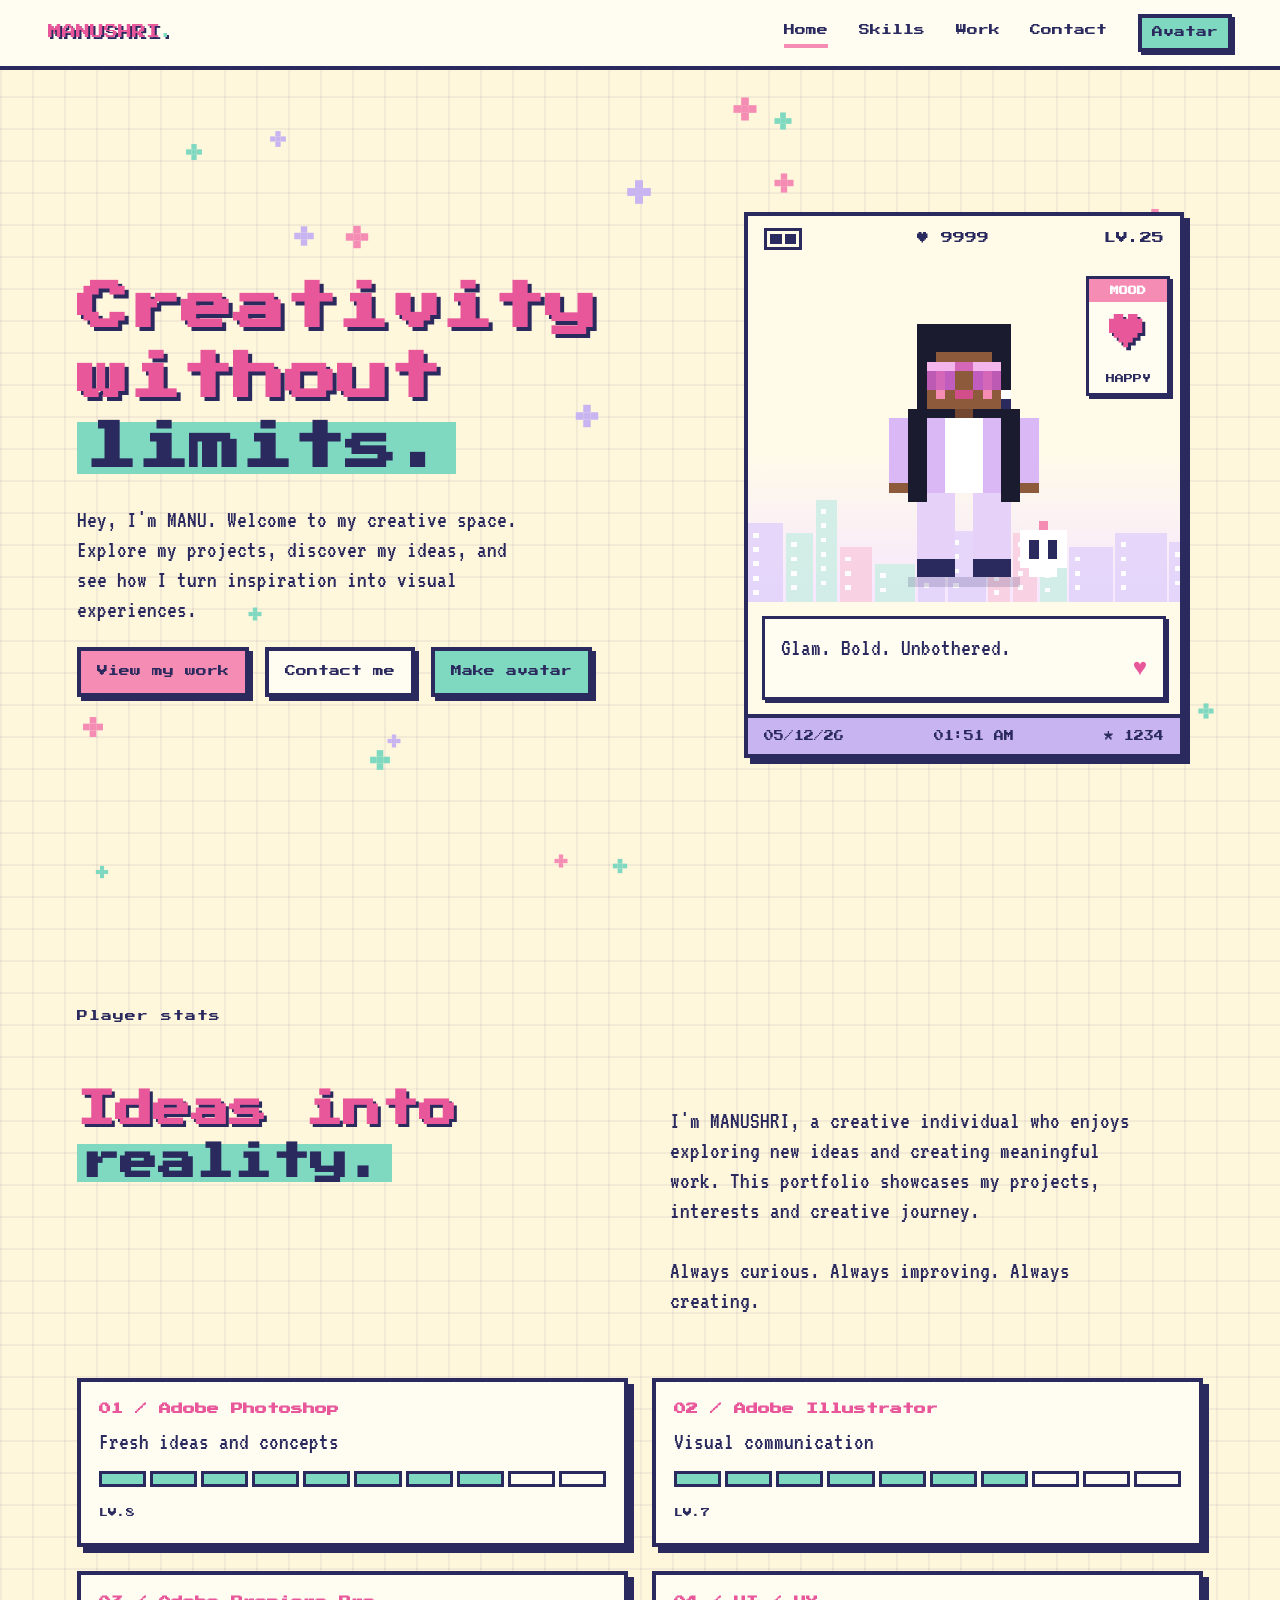
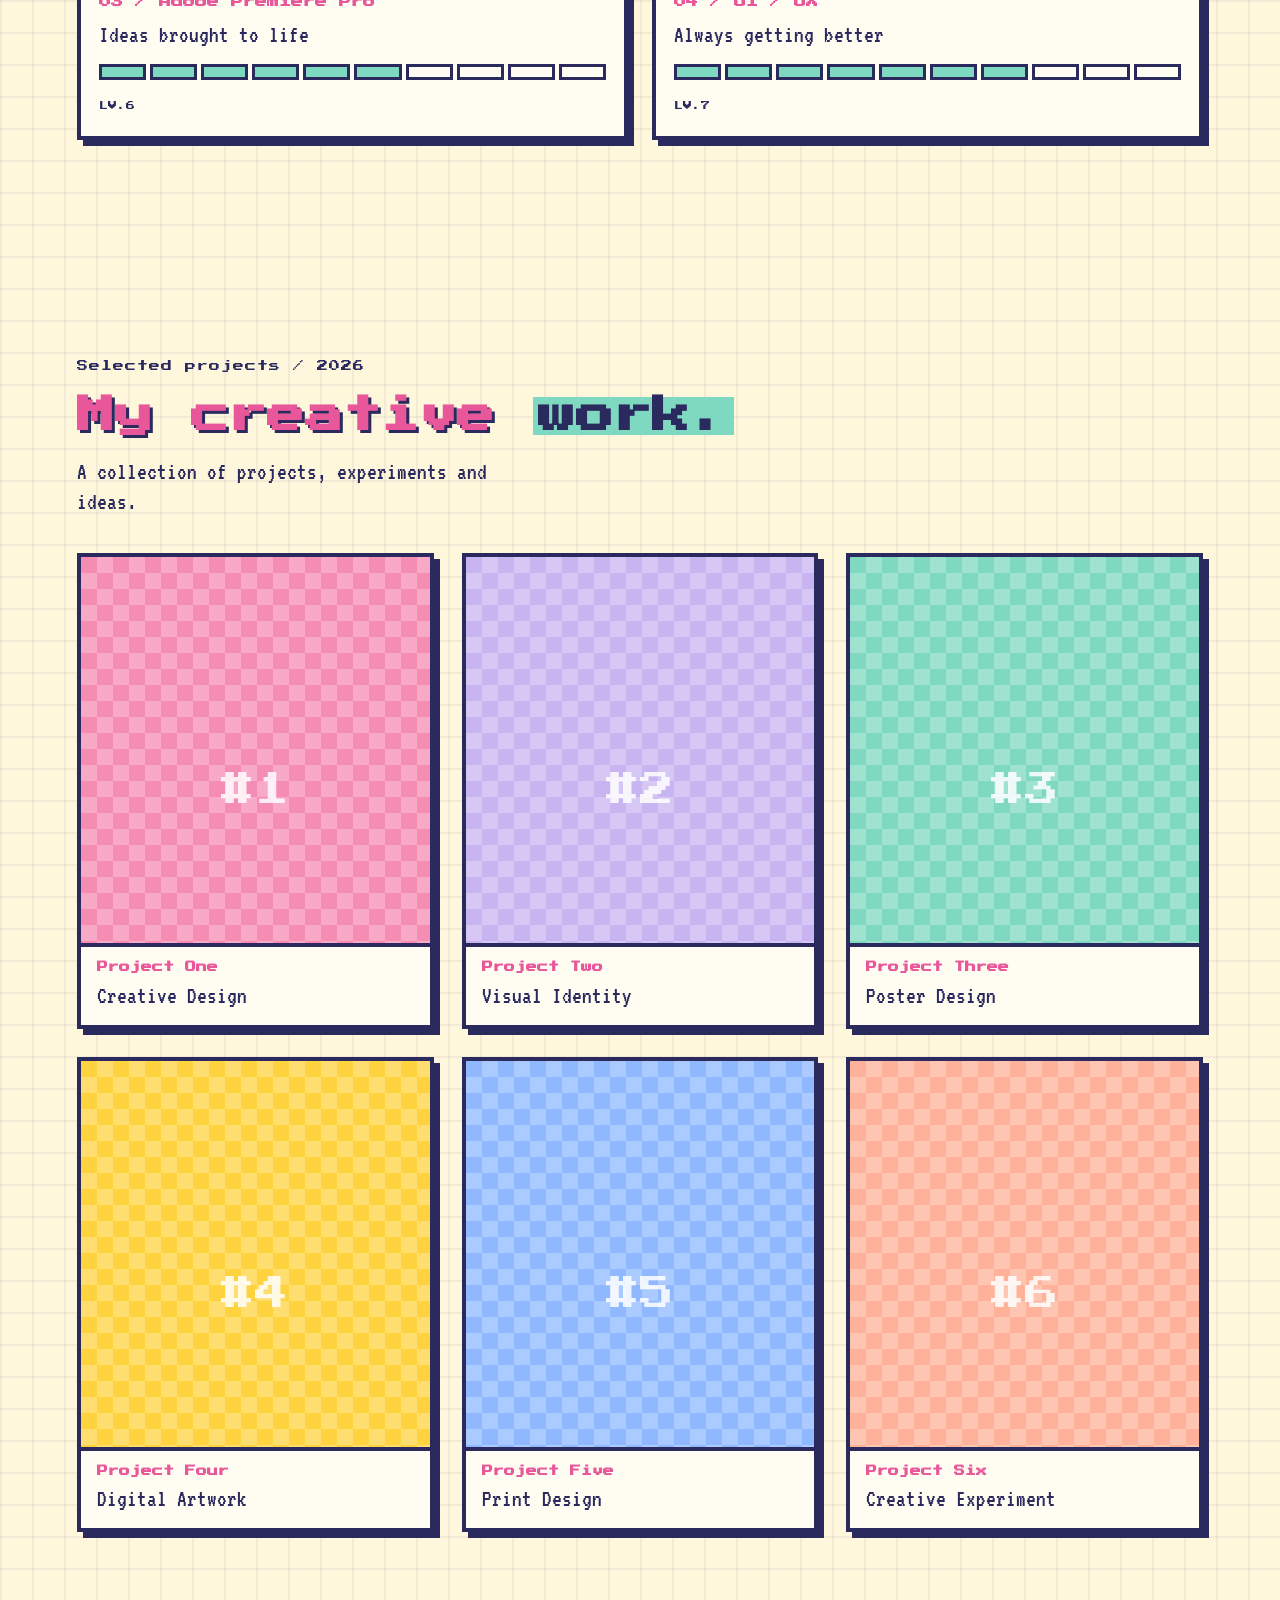
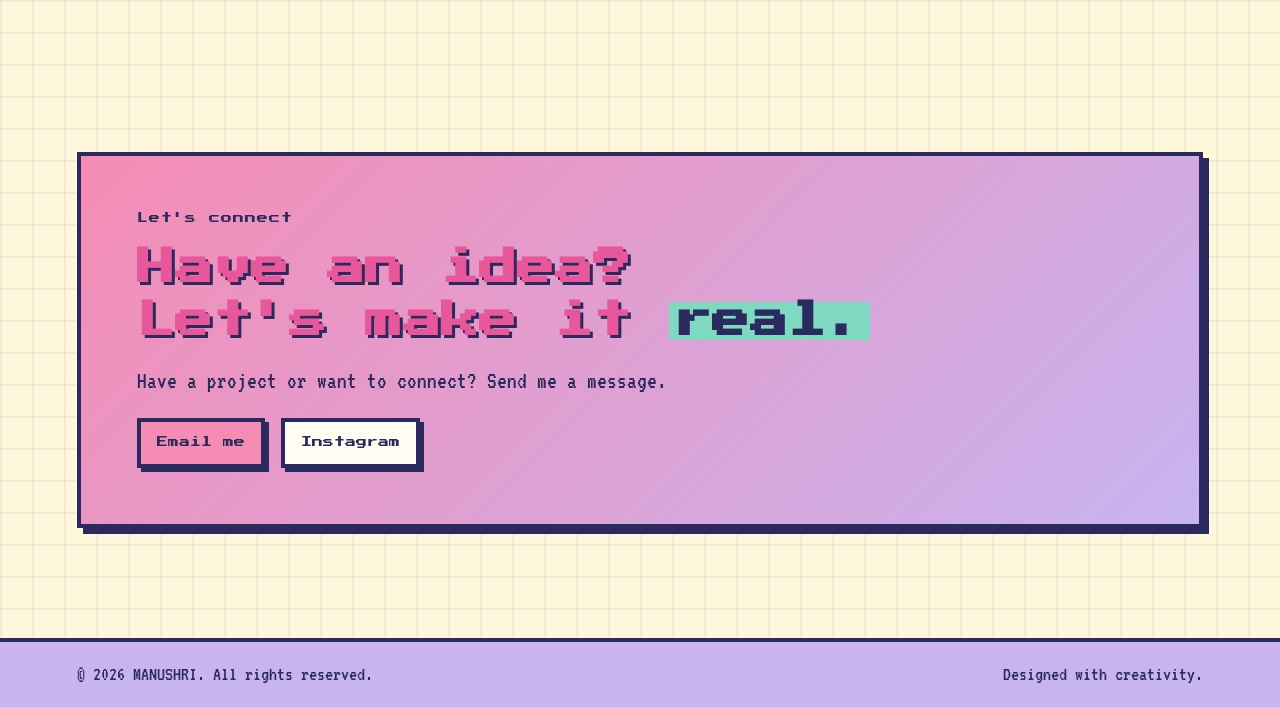
<file: index.html>
<!DOCTYPE html>
<html lang="en">
<head>
  <meta charset="UTF-8" />
  <meta name="viewport" content="width=device-width, initial-scale=1" />
  <title>MANUSHRI | Pixel Portfolio</title>
  <link rel="preconnect" href="https://fonts.googleapis.com" />
  <link rel="preconnect" href="https://fonts.gstatic.com" crossorigin />
  <link href="https://fonts.googleapis.com/css2?family=Press+Start+2P&family=VT323&display=swap" rel="stylesheet" />
  <link rel="stylesheet" href="css/style.css" />
</head>
<body>
  <div class="sparkles" id="sparkles" aria-hidden="true"></div>

  <header class="nav" id="nav">
    <a href="#home" class="logo">MANUSHRI<span>.</span></a>
    <button class="burger" id="burger" aria-label="Toggle menu" aria-expanded="false">
      <i></i><i></i><i></i>
    </button>
    <nav class="links" id="links">
      <a href="#home" class="active">Home</a>
      <a href="#skills">Skills</a>
      <a href="#work">Work</a>
      <a href="#contact">Contact</a>
      <a href="avatar.html" class="btn-mini">Avatar</a>
    </nav>
  </header>

  <main>
    <!-- HOME -->
    <section id="home" class="hero">
      <div class="hero-text">
        <h1 class="glitch-in">Creativity<br />without<br /><em>limits.</em></h1>
        <p class="lead">Hey, I'm MANU. Welcome to my creative space. Explore my projects, discover my ideas, and see how I turn inspiration into visual experiences.</p>
        <div class="row">
          <a href="#work" class="btn">View my work</a>
          <a href="#contact" class="btn ghost">Contact me</a>
          <a href="avatar.html" class="btn mint">Make avatar</a>
        </div>
      </div>

      <div class="screen px tilt" id="screen">
        <div class="status">
          <span class="battery"><b></b><b></b></span>
          <span>&hearts; 9999</span>
          <span>LV.25</span>
        </div>
        <div class="scene">
          <canvas id="skyline" width="160" height="60"></canvas>
          <canvas id="heroAvatar" aria-label="Your pixel avatar"></canvas>
          <div class="mood px-sm">
            <b>MOOD</b><span class="heart">&hearts;</span><em id="moodText">HAPPY</em>
          </div>
        </div>
        <div class="dialog px-sm"><p id="typed"></p><span class="blink">&hearts;</span></div>
        <div class="status foot">
          <span id="date">--/--/--</span><span id="clock">--:--</span><span>&#9733; 1234</span>
        </div>
      </div>
    </section>

    <!-- SKILLS -->
    <section id="skills" class="section">
      <div class="head">
        <p class="kicker">Player stats</p>
        <h2 class="title reveal">Ideas into<br /><em>reality.</em></h2>
        <p class="about reveal">I'm MANUSHRI, a creative individual who enjoys exploring new ideas and creating meaningful work. This portfolio showcases my projects, interests and creative journey.<br /><br />Always curious. Always improving. Always creating.</p>
      </div>
      <div class="skill-grid" id="skillGrid"></div>
    </section>

    <!-- WORK -->
    <section id="work" class="section">
      <p class="kicker">Selected projects / 2026</p>
      <h2 class="title reveal">My creative <em>work.</em></h2>
      <p class="sub reveal">A collection of projects, experiments and ideas.</p>
      <div class="work-grid" id="workGrid"></div>
    </section>

    <!-- CONTACT -->
    <section id="contact" class="section">
      <div class="contact px reveal">
        <p class="kicker">Let's connect</p>
        <h2 class="title">Have an idea?<br />Let's make it <em>real.</em></h2>
        <p>Have a project or want to connect? Send me a message.</p>
        <div class="row">
          <a class="btn" href="mailto:you@example.com">Email me</a>
          <a class="btn ghost" href="https://instagram.com/" target="_blank" rel="noopener">Instagram</a>
        </div>
      </div>
    </section>
  </main>

  <footer class="foot-bar">
    <span>&copy; 2026 MANUSHRI. All rights reserved.</span>
    <span>Designed with creativity.</span>
  </footer>

  <script src="js/avatar.js"></script>
  <script src="js/main.js"></script>
</body>
</html>
</file>
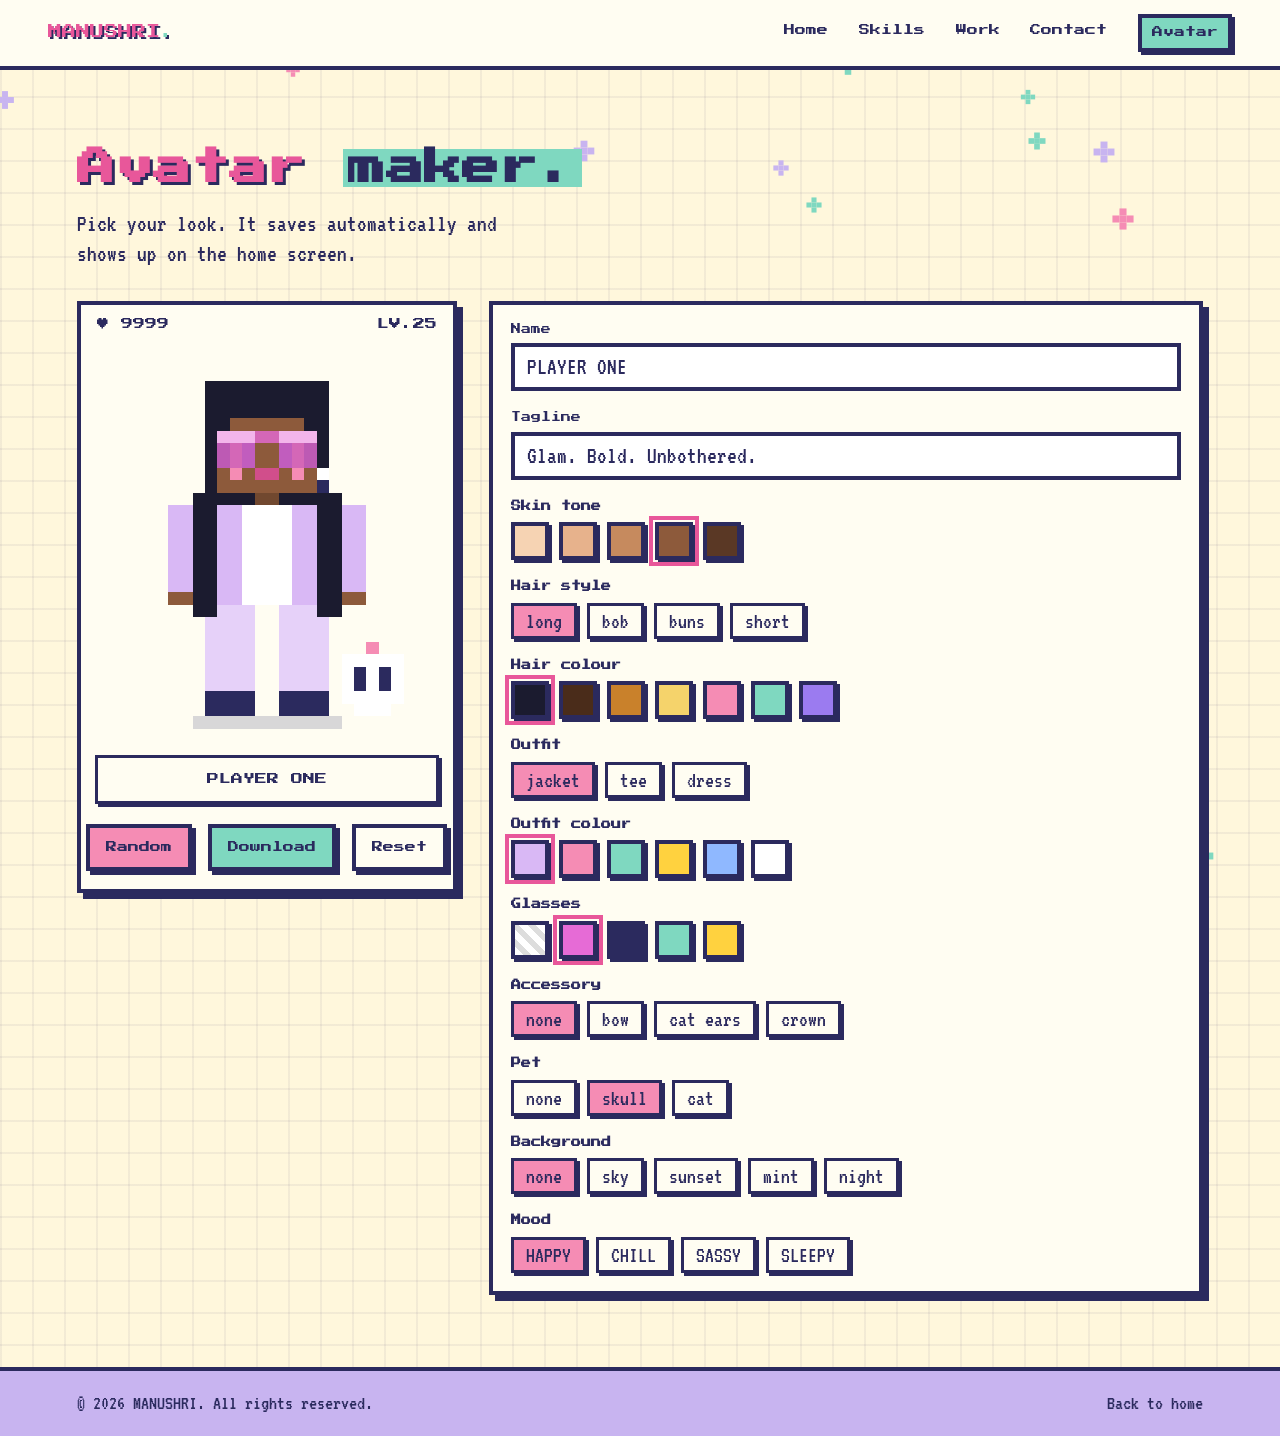
<file: avatar.html>
<!DOCTYPE html>
<html lang="en">
<head>
  <meta charset="UTF-8" />
  <meta name="viewport" content="width=device-width, initial-scale=1" />
  <title>Avatar Maker | MANUSHRI</title>
  <link rel="preconnect" href="https://fonts.googleapis.com" />
  <link rel="preconnect" href="https://fonts.gstatic.com" crossorigin />
  <link href="https://fonts.googleapis.com/css2?family=Press+Start+2P&family=VT323&display=swap" rel="stylesheet" />
  <link rel="stylesheet" href="css/style.css" />
</head>
<body>
  <div class="sparkles" id="sparkles" aria-hidden="true"></div>

  <header class="nav" id="nav">
    <a href="index.html" class="logo">MANUSHRI<span>.</span></a>
    <button class="burger" id="burger" aria-label="Toggle menu" aria-expanded="false">
      <i></i><i></i><i></i>
    </button>
    <nav class="links" id="links">
      <a href="index.html#home">Home</a>
      <a href="index.html#skills">Skills</a>
      <a href="index.html#work">Work</a>
      <a href="index.html#contact">Contact</a>
      <a href="avatar.html" class="btn-mini active">Avatar</a>
    </nav>
  </header>

  <main class="maker">
    <h1 class="title">Avatar <em>maker.</em></h1>
    <p class="sub">Pick your look. It saves automatically and shows up on the home screen.</p>

    <div class="maker-grid">
      <div class="preview px">
        <div class="status"><span>&hearts; 9999</span><span id="pvLv">LV.25</span></div>
        <canvas id="builderCanvas" aria-label="Avatar preview"></canvas>
        <div class="dialog px-sm"><p id="pvName">PLAYER ONE</p></div>
        <div class="row center">
          <button class="btn" id="btnRandom" type="button">Random</button>
          <button class="btn mint" id="btnDownload" type="button">Download</button>
          <button class="btn ghost" id="btnReset" type="button">Reset</button>
        </div>
      </div>

      <div class="controls px" id="controls">
        <label class="field">Name
          <input id="inName" maxlength="14" value="PLAYER ONE" />
        </label>
        <label class="field">Tagline
          <input id="inTag" maxlength="34" value="Glam. Bold. Unbothered." />
        </label>
        <!-- option groups are generated by js/avatar.js -->
      </div>
    </div>
  </main>

  <footer class="foot-bar">
    <span>&copy; 2026 MANUSHRI. All rights reserved.</span>
    <a href="index.html#home">Back to home</a>
  </footer>

  <script src="js/avatar.js"></script>
  <script src="js/main.js"></script>
</body>
</html>
</file>
<file: css/style.css>
/* ===== TOKENS ===== */
:root{
  --cream:#fff7dc; --paper:#fffdf2; --navy:#2b2a5e;
  --pink:#f58cb4; --hot:#e8579a; --mint:#7fd8c0; --lav:#c8b4f0; --sky:#bfe9ff; --gold:#ffd23f;
  --px:'Press Start 2P',monospace; --body:'VT323',monospace;
  --shadow:6px 6px 0 var(--navy);
}
*{box-sizing:border-box;margin:0;padding:0}
html{scroll-behavior:smooth;scroll-padding-top:90px}
body{
  font-family:var(--body);font-size:24px;line-height:1.25;color:var(--navy);
  background-color:var(--cream);
  background-image:linear-gradient(rgba(43,42,94,.06) 2px,transparent 2px),linear-gradient(90deg,rgba(43,42,94,.06) 2px,transparent 2px);
  background-size:32px 32px;
  overflow-x:hidden;
}
/* pixel paw cursor (only on mouse devices, added by js) */
body.has-paw, body.has-paw *{cursor:none !important}
a{color:inherit;text-decoration:none}
:focus-visible{outline:4px dashed var(--hot);outline-offset:3px}
img,canvas{image-rendering:pixelated;max-width:100%}

/* ===== PIXEL PANELS ===== */
.px{background:var(--paper);border:4px solid var(--navy);box-shadow:var(--shadow);padding:18px}
.px-sm{background:var(--paper);border:3px solid var(--navy);box-shadow:3px 3px 0 var(--navy)}

/* ===== TYPE ===== */
h1,h2,.logo,.btn,.btn-mini,.kicker,.status{font-family:var(--px)}
h1{font-size:clamp(26px,5vw,52px);line-height:1.35;color:var(--hot);text-shadow:4px 4px 0 var(--navy)}
h2.title,.title{font-size:clamp(20px,3.4vw,38px);line-height:1.4;color:var(--hot);text-shadow:3px 3px 0 var(--navy)}
em{font-style:normal;color:var(--navy);background:var(--mint);padding:0 .15em;text-shadow:none}
.kicker{font-size:11px;color:var(--navy);margin-bottom:16px;letter-spacing:1px}
.lead,.sub,.about{max-width:46ch;margin:22px 0}
.sub{margin-top:14px}

/* ===== BUTTONS ===== */
.btn,.btn-mini{
  display:inline-block;font-size:11px;padding:14px 16px;background:var(--pink);color:var(--navy);
  border:4px solid var(--navy);box-shadow:4px 4px 0 var(--navy);transition:transform .08s,box-shadow .08s;
}
.btn:hover,.btn-mini:hover{transform:translate(-2px,-2px);box-shadow:6px 6px 0 var(--navy)}
.btn:active,.btn-mini:active{transform:translate(4px,4px);box-shadow:0 0 0 var(--navy)}
.btn.ghost{background:var(--paper)}
.btn.mint{background:var(--mint)}
.btn-mini{padding:8px 10px;background:var(--mint);box-shadow:3px 3px 0 var(--navy)}
.row{display:flex;flex-wrap:wrap;gap:16px;margin-top:8px}
.row.center{justify-content:center;margin-top:20px}

/* ===== NAV ===== */
.nav{
  position:sticky;top:0;z-index:50;display:flex;align-items:center;justify-content:space-between;
  padding:14px clamp(16px,4vw,48px);background:var(--paper);border-bottom:4px solid var(--navy);
}
.logo{font-size:14px;color:var(--hot);text-shadow:2px 2px 0 var(--navy)}
.logo span{color:var(--mint)}
.links{display:flex;align-items:center;gap:clamp(14px,2.4vw,32px)}
.links a:not(.btn-mini){font-family:var(--px);font-size:11px;padding:6px 0;border-bottom:4px solid transparent}
.links a:not(.btn-mini):hover,.links a.active:not(.btn-mini){border-bottom-color:var(--pink)}
.burger{display:none;background:none;border:0;width:40px;height:34px;flex-direction:column;justify-content:space-between;padding:4px}
.burger i{display:block;height:6px;background:var(--navy)}

/* ===== HERO ===== */
.hero{
  min-height:calc(100vh - 70px);display:grid;grid-template-columns:1.1fr .9fr;gap:clamp(24px,5vw,72px);
  align-items:center;padding:clamp(28px,6vw,72px) clamp(16px,6vw,96px);
}
.screen{max-width:440px;width:100%;justify-self:center;padding:0;background:#fffbe8;transition:transform .15s}
.status{display:flex;justify-content:space-between;align-items:center;font-size:12px;padding:12px 16px}
.status.foot{background:var(--lav);border-top:4px solid var(--navy);font-size:10px}
.battery{display:inline-flex;gap:3px;border:3px solid var(--navy);padding:3px;width:38px}
.battery b{flex:1;height:10px;background:var(--navy)}
.scene{position:relative;height:340px;display:flex;align-items:flex-end;justify-content:center;overflow:hidden;
  background:linear-gradient(#fffbe8 55%,#f6e7ff)}
#skyline{position:absolute;left:0;right:0;bottom:0;width:100%;height:42%;opacity:.9}
#heroAvatar{position:relative;height:88%;width:auto;margin-bottom:6px;animation:bob 1.2s steps(2) infinite}
@keyframes bob{50%{transform:translateY(-6px)}}
.mood{position:absolute;right:10px;top:14px;width:84px;text-align:center;font-family:var(--px);font-size:9px;background:var(--pink)}
.mood b{display:block;padding:6px 0;color:#fff}
.mood .heart{display:block;font-size:38px;color:var(--hot);background:var(--paper);padding:8px 0;text-shadow:3px 3px 0 var(--navy)}
.mood em{display:block;background:var(--paper);padding:8px 2px;font-size:9px}
.dialog{margin:14px;padding:14px 16px;display:flex;justify-content:space-between;gap:10px;min-height:84px;font-size:24px}
.blink{color:var(--hot);animation:blink 1s steps(1) infinite;align-self:flex-end}
@keyframes blink{50%{opacity:0}}

/* ===== SECTIONS ===== */
.section{padding:clamp(56px,9vw,110px) clamp(16px,6vw,96px)}
.head{display:grid;grid-template-columns:1fr 1fr;gap:clamp(20px,5vw,60px);align-items:start;margin-bottom:40px}
.head .kicker{grid-column:1/-1;margin-bottom:0}

/* skills */
.skill-grid{display:grid;grid-template-columns:repeat(2,1fr);gap:24px}
.skill{padding:18px}
.skill h3{font-family:var(--px);font-size:12px;line-height:1.6;color:var(--hot);margin-bottom:8px}
.skill p{margin-bottom:14px}
.xp{display:flex;gap:4px;margin-bottom:8px}
.xp i{flex:1;height:16px;border:3px solid var(--navy);background:var(--paper)}
.xp i.on{background:var(--mint)}
.lv{font-family:var(--px);font-size:9px}

/* work */
.work-grid{display:grid;grid-template-columns:repeat(3,1fr);gap:28px;margin-top:36px}
.card{position:relative;aspect-ratio:3/4;border:4px solid var(--navy);box-shadow:var(--shadow);overflow:hidden;
  transition:transform .1s,box-shadow .1s;background:var(--pink)}
.card:hover{transform:translate(-4px,-4px);box-shadow:10px 10px 0 var(--navy)}
.card .thumb{position:absolute;inset:0;width:100%;height:100%;object-fit:cover}
.card .thumb.ph{display:grid;place-items:center;font-family:var(--px);font-size:34px;color:rgba(255,255,255,.85);
  background-image:linear-gradient(45deg,rgba(255,255,255,.25) 25%,transparent 25%,transparent 75%,rgba(255,255,255,.25) 75%),
  linear-gradient(45deg,rgba(255,255,255,.25) 25%,transparent 25%,transparent 75%,rgba(255,255,255,.25) 75%);
  background-size:32px 32px;background-position:0 0,16px 16px}
.card .info{position:absolute;left:0;right:0;bottom:0;padding:14px 16px;background:var(--paper);border-top:4px solid var(--navy)}
.card h3{font-family:var(--px);font-size:11px;color:var(--hot);margin-bottom:6px}

/* contact */
.contact{background:linear-gradient(135deg,var(--pink),var(--lav));padding:clamp(24px,5vw,56px)}
.contact p:not(.kicker){margin:18px 0 22px}
.foot-bar{display:flex;justify-content:space-between;flex-wrap:wrap;gap:8px;padding:20px clamp(16px,6vw,96px);
  border-top:4px solid var(--navy);background:var(--lav);font-size:20px}

/* ===== BACKGROUND SPARKLES ===== */
.sparkles{position:fixed;inset:0;pointer-events:none;z-index:0}
.sparkles span{position:absolute;width:8px;height:8px;background:var(--lav);animation:tw 2.4s steps(2) infinite;
  box-shadow:-8px 0 var(--lav),8px 0 var(--lav),0 -8px var(--lav),0 8px var(--lav)}
.sparkles span:nth-child(3n){background:var(--pink);box-shadow:-8px 0 var(--pink),8px 0 var(--pink),0 -8px var(--pink),0 8px var(--pink)}
.sparkles span:nth-child(3n+1){background:var(--mint);box-shadow:-8px 0 var(--mint),8px 0 var(--mint),0 -8px var(--mint),0 8px var(--mint)}
@keyframes tw{50%{opacity:.15;transform:scale(.6)}}
main,.nav,.foot-bar{position:relative;z-index:1}
.nav{position:sticky}

/* ===== REVEAL + GLITCH (from the reference video) ===== */
.reveal{opacity:0;transform:translateY(24px);transition:opacity .4s steps(4),transform .4s steps(4)}
.reveal.in{opacity:1;transform:none}
.title.in,.glitch-in{animation:glitch .5s steps(2) 1}
@keyframes glitch{
  0%{transform:translate(-6px,0);text-shadow:-6px 0 var(--mint),6px 0 var(--lav)}
  25%{transform:translate(6px,2px);text-shadow:6px 0 var(--mint),-6px 0 var(--lav)}
  50%{transform:translate(-3px,-2px)}
  75%{transform:translate(3px,0)}
  100%{transform:none}
}

/* ===== PAW CURSOR ===== */
.paw{position:fixed;left:0;top:0;z-index:9999;pointer-events:none;width:42px;height:42px;
  transform:translate3d(-100px,-100px,0);transition:opacity .2s}
.paw svg{display:block;width:100%;height:100%;transition:transform .1s steps(2);transform-origin:50% 20%}
.paw.hot svg{transform:scale(1.25) rotate(-12deg)}
.paw.down svg{transform:scale(.8)}
.paw.hide{opacity:0}

/* ===== AVATAR MAKER ===== */
.maker{padding:clamp(32px,6vw,72px) clamp(16px,6vw,96px)}
.maker-grid{display:grid;grid-template-columns:minmax(260px,380px) 1fr;gap:32px;margin-top:32px;align-items:start}
.preview{padding:0;position:sticky;top:96px;padding-bottom:18px}
.preview canvas{display:block;margin:0 auto;width:min(300px,80%);height:auto;background:var(--paper)}
.preview .dialog{min-height:0;justify-content:center;text-align:center;font-family:var(--px);font-size:12px;margin-top:14px}
.controls{display:grid;gap:20px}
.field{display:grid;gap:8px;font-family:var(--px);font-size:10px}
.field input{font-family:var(--body);font-size:24px;padding:8px 12px;border:4px solid var(--navy);background:#fff;color:var(--navy)}
.group h3{font-family:var(--px);font-size:10px;margin-bottom:10px}
.opts{display:flex;flex-wrap:wrap;gap:10px}
.opt{font-family:var(--body);font-size:22px;padding:4px 12px;background:var(--paper);color:var(--navy);
  border:3px solid var(--navy);box-shadow:3px 3px 0 var(--navy)}
.opt[aria-pressed="true"]{background:var(--pink)}
.swatch{width:38px;height:38px;border:4px solid var(--navy);box-shadow:3px 3px 0 var(--navy);padding:0}
.swatch[aria-pressed="true"]{outline:4px solid var(--hot);outline-offset:2px}
.swatch.none{background:repeating-linear-gradient(45deg,#fff 0 6px,#ddd 6px 12px)}

/* ===== RESPONSIVE ===== */
@media (max-width:900px){
  .hero{grid-template-columns:1fr;min-height:0}
  .head{grid-template-columns:1fr}
  .work-grid{grid-template-columns:repeat(2,1fr)}
  .maker-grid{grid-template-columns:1fr}
  .preview{position:static}
}
@media (max-width:720px){
  body{font-size:22px}
  .burger{display:flex}
  .links{position:absolute;left:0;right:0;top:100%;flex-direction:column;align-items:stretch;gap:0;background:var(--paper);
    border-bottom:4px solid var(--navy);max-height:0;overflow:hidden;transition:max-height .25s steps(5)}
  .links.open{max-height:380px}
  .links a{padding:16px 20px !important;border-bottom:3px solid var(--navy) !important}
  .links .btn-mini{margin:12px 20px;box-shadow:3px 3px 0 var(--navy);text-align:center}
  .skill-grid,.work-grid{grid-template-columns:1fr}
  .card{aspect-ratio:4/3}
  .scene{height:300px}
}
@media (prefers-reduced-motion:reduce){
  *{animation:none !important;transition:none !important}
  .reveal{opacity:1;transform:none}
}
</file>
